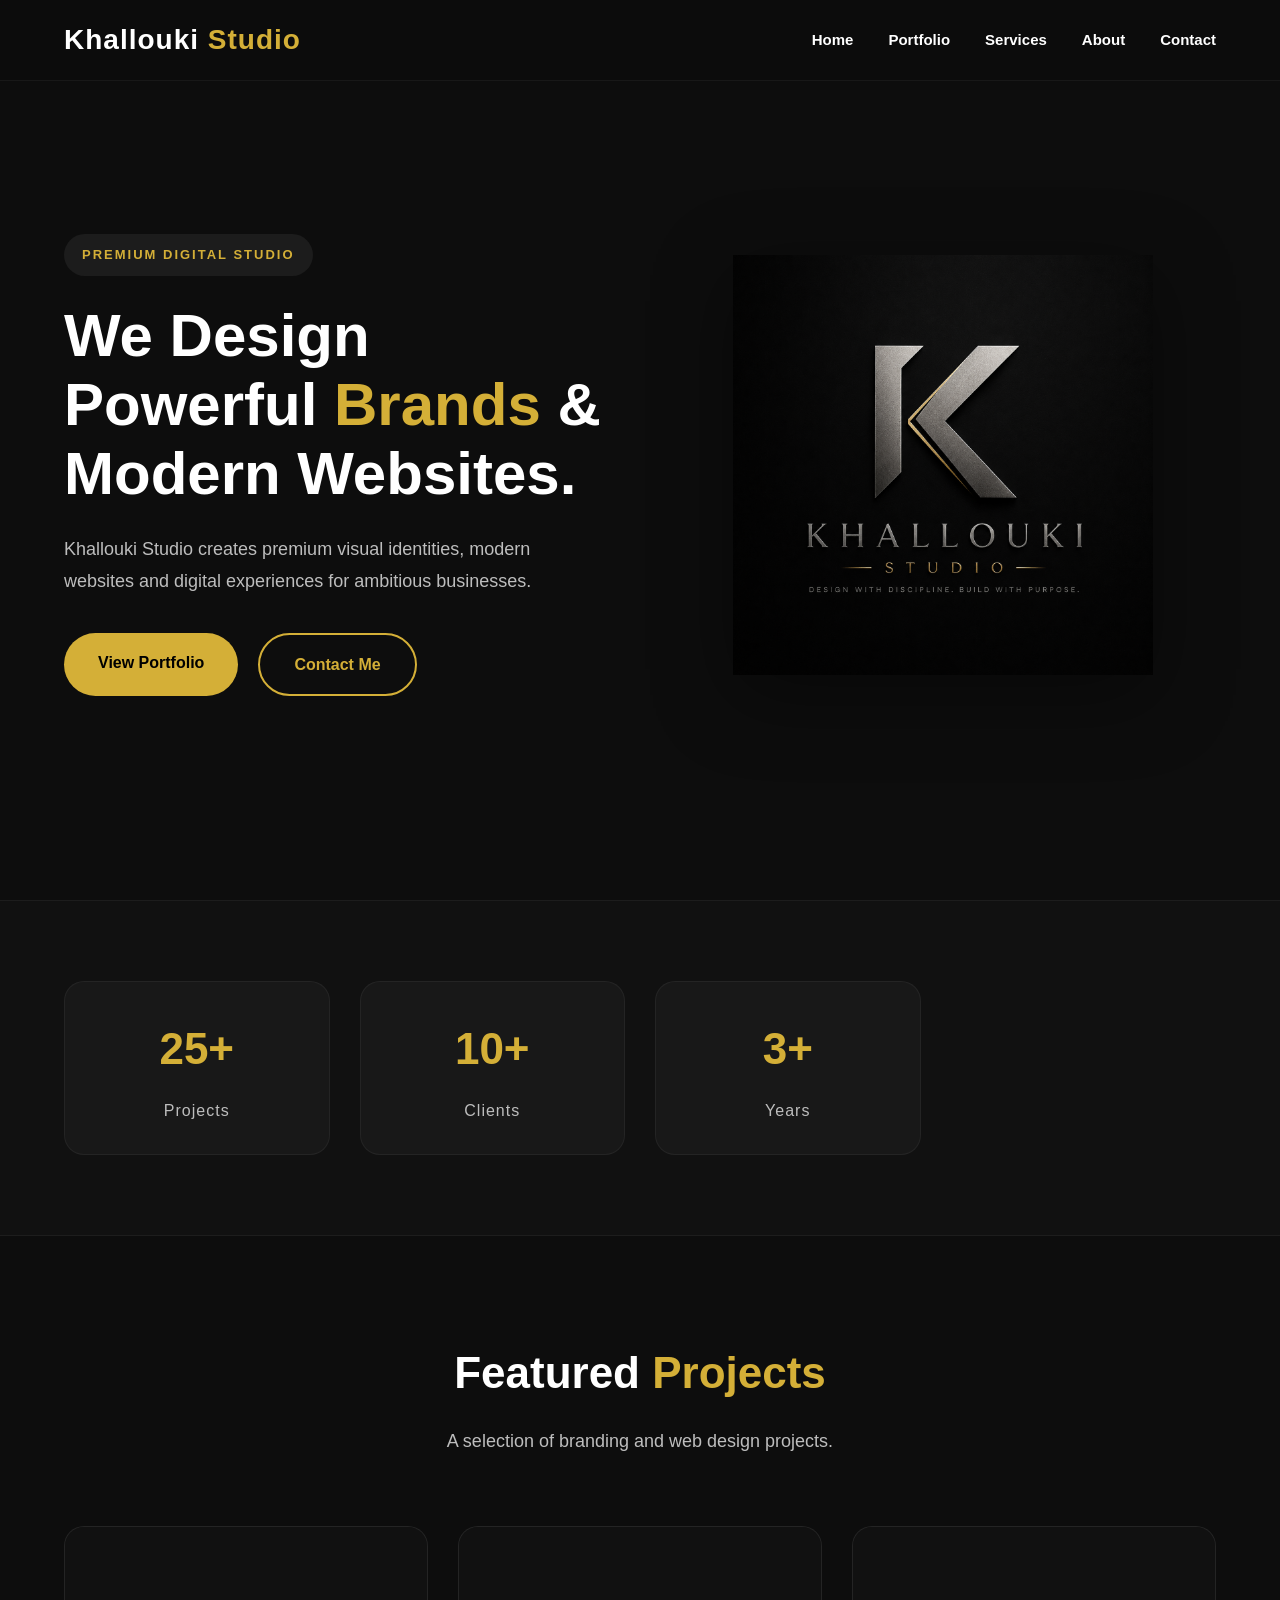
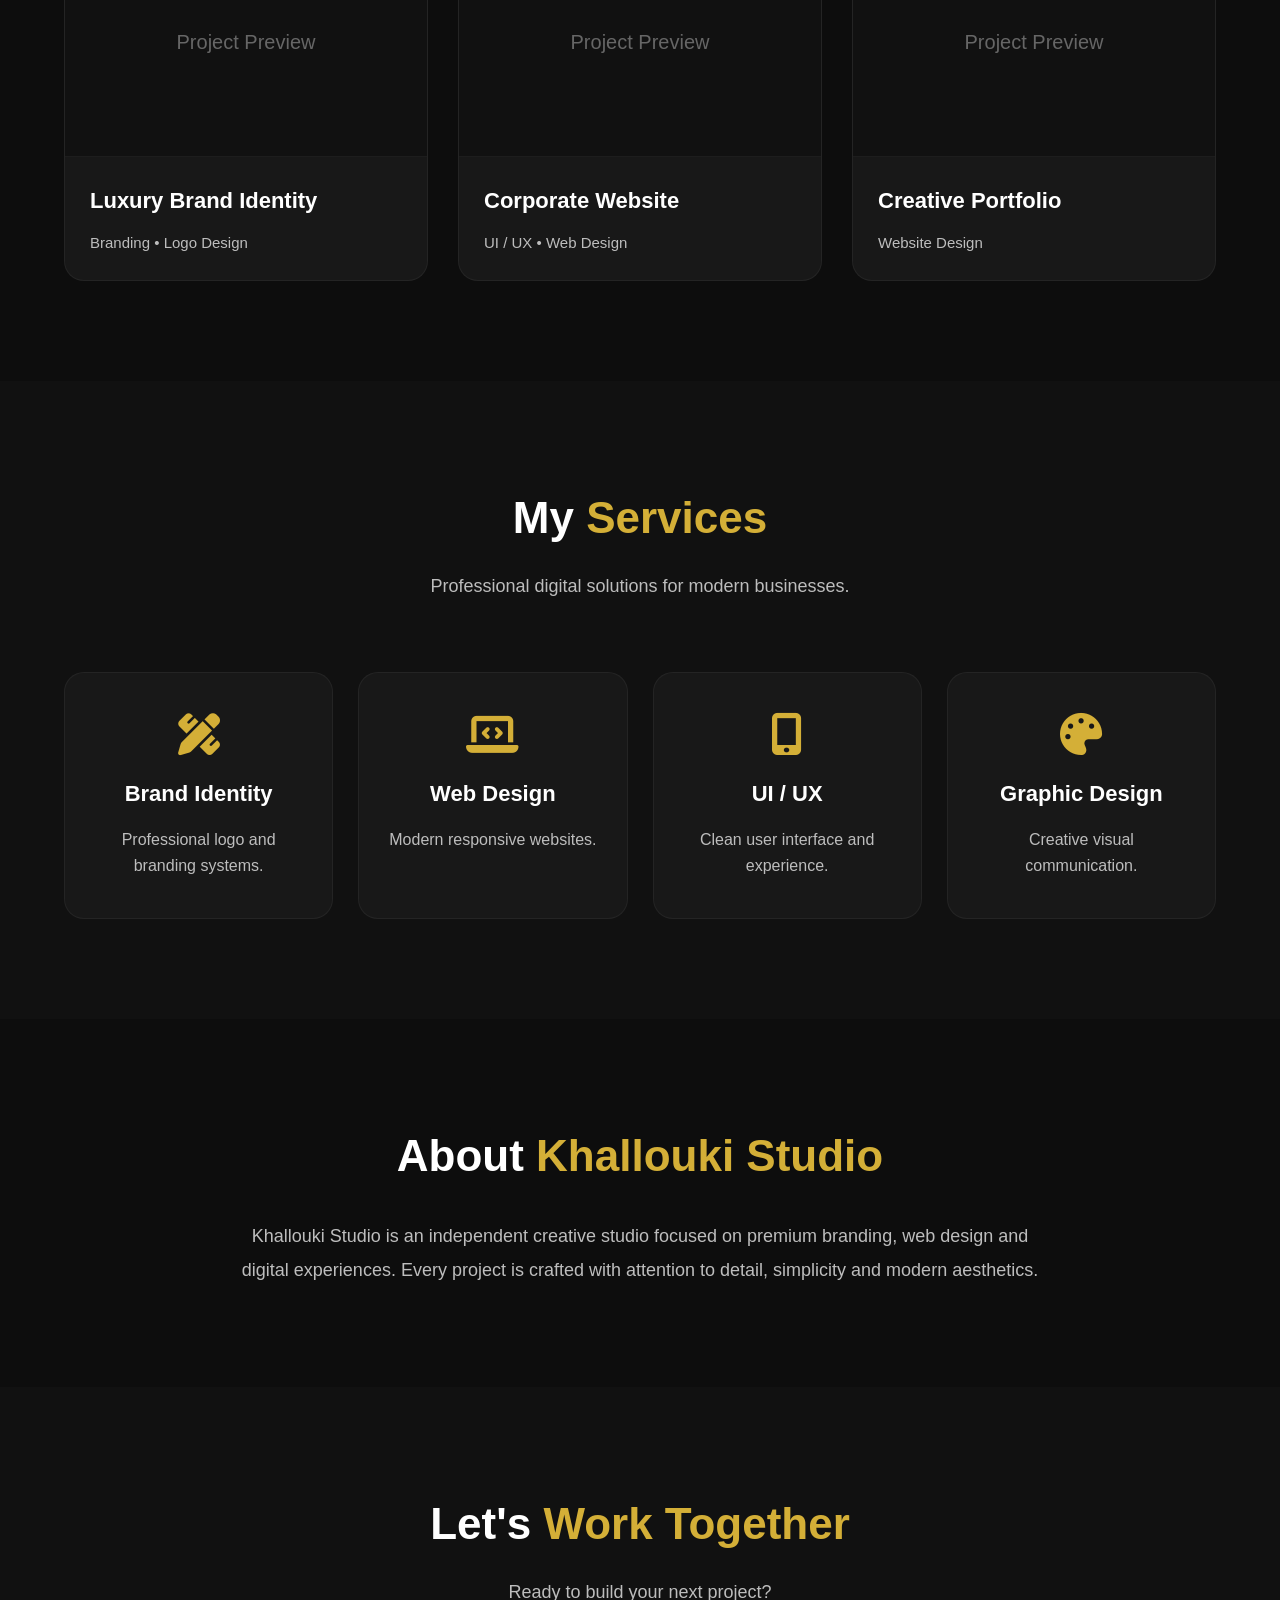
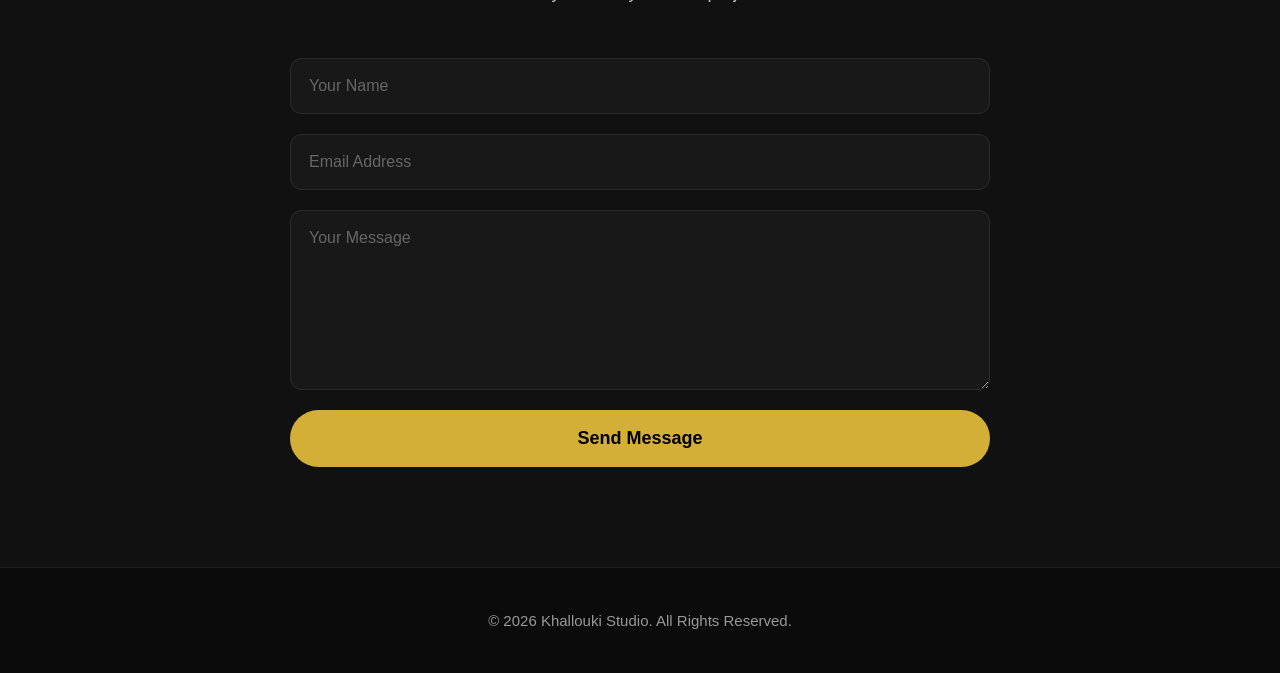
<file: index.html>
<!DOCTYPE html>
<html lang="en">
<head>
    <meta charset="UTF-8">
    <meta name="viewport" content="width=device-width, initial-scale=1.0">
    <title>Khallouki Studio | Premium Branding & Web Design</title>

    <meta name="description"
        content="Khallouki Studio creates premium branding, websites and digital experiences for modern businesses.">

    <meta name="keywords"
        content="branding, web design, ui ux, logo design, graphic design, portfolio">

    <meta name="author" content="Ali Khallouki">

    <meta name="robots" content="index,follow">

    <meta name="theme-color" content="#0d0d0d">

    <link rel="manifest" href="manifest.json">

    <link rel="icon" href="favicon.ico">

    <link rel="stylesheet" href="style.css">

    <link rel="stylesheet"
        href="https://cdnjs.cloudflare.com/ajax/libs/font-awesome/6.7.2/css/all.min.css">

</head>
<body>
    <header class="header">
        <div class="container">

            <a href="#" class="logo">
                Khallouki <span>Studio</span>
            </a>

            <nav class="navbar">

                <a href="#home">Home</a>

                <a href="#portfolio">Portfolio</a>

                <a href="#services">Services</a>

                <a href="#about">About</a>

                <a href="#contact">Contact</a>

            </nav>

            <button class="menu-toggle" id="menu-toggle">

                <i class="fa-solid fa-bars"></i>

            </button>

        </div>

    </header>
    <section class="hero" id="home">
        <div class="container hero-content">

            <div class="hero-text">

                <span class="hero-badge">

                    PREMIUM DIGITAL STUDIO

                </span>

                <h1>

                    We Design Powerful

                    <span>Brands</span>

                    & Modern Websites.

                </h1>

                <p>

                    Khallouki Studio creates premium visual identities,
                    modern websites and digital experiences
                    for ambitious businesses.

                </p>

                <div class="hero-buttons">

                    <a href="#portfolio" class="btn btn-primary">

                        View Portfolio

                    </a>

                    <a href="#contact" class="btn btn-outline">

                        Contact Me

                    </a>

                </div>

            </div>

            <div class="hero-image">

                <img src="assets/logo.png"
                     alt="Khallouki Studio Logo"
                     class="hero-logo">

            </div>

        </div>

    </section>

    <!-- ===== STATS ===== -->
    <section class="stats">

        <div class="container">

            <div class="stats-grid">

                <div class="stat-card">
                    <h3>25+</h3>
                    <p>Projects</p>
                </div>

                <div class="stat-card">
                    <h3>10+</h3>
                    <p>Clients</p>
                </div>

                <div class="stat-card">
                    <h3>3+</h3>
                    <p>Years</p>
                </div>

            </div>

        </div>

    </section>

    <!-- ===== PORTFOLIO ===== -->
    <section class="portfolio section-padding" id="portfolio">
        <div class="container">

            <div class="section-header">

                <h2 class="section-title">
                    Featured <span>Projects</span>
                </h2>

                <p class="section-subtitle">
                    A selection of branding and web design projects.
                </p>

            </div>

            <div class="portfolio-grid">

                <article class="portfolio-card">

                    <div class="portfolio-placeholder">
                        Project Preview
                    </div>

                    <div class="portfolio-content">

                        <h3>Luxury Brand Identity</h3>

                        <p>Branding • Logo Design</p>

                    </div>

                </article>

                <article class="portfolio-card">

                    <div class="portfolio-placeholder">
                        Project Preview
                    </div>

                    <div class="portfolio-content">

                        <h3>Corporate Website</h3>

                        <p>UI / UX • Web Design</p>

                    </div>

                </article>

                <article class="portfolio-card">

                    <div class="portfolio-placeholder">
                        Project Preview
                    </div>

                    <div class="portfolio-content">

                        <h3>Creative Portfolio</h3>

                        <p>Website Design</p>

                    </div>

                </article>

            </div>

        </div>

    </section>
    <!-- ===== SERVICES ===== -->
    <section class="services section-padding" id="services">
        <div class="container">

            <div class="section-header">

                <h2 class="section-title">
                    My <span>Services</span>
                </h2>

                <p class="section-subtitle">
                    Professional digital solutions for modern businesses.
                </p>

            </div>

            <div class="services-grid">

                <div class="service-card">

                    <i class="fa-solid fa-pen-ruler"></i>

                    <h3>Brand Identity</h3>

                    <p>Professional logo and branding systems.</p>

                </div>

                <div class="service-card">

                    <i class="fa-solid fa-laptop-code"></i>

                    <h3>Web Design</h3>

                    <p>Modern responsive websites.</p>

                </div>

                <div class="service-card">

                    <i class="fa-solid fa-mobile-screen-button"></i>

                    <h3>UI / UX</h3>

                    <p>Clean user interface and experience.</p>

                </div>

                <div class="service-card">

                    <i class="fa-solid fa-palette"></i>

                    <h3>Graphic Design</h3>

                    <p>Creative visual communication.</p>

                </div>

            </div>

        </div>

    </section>
    <!-- ===== ABOUT ===== -->
    <section class="about section-padding" id="about">
        <div class="container">

            <div class="about-content">

                <h2 class="section-title">
                    About <span>Khallouki Studio</span>
                </h2>

                <p>
                    Khallouki Studio is an independent creative studio focused on
                    premium branding, web design and digital experiences.
                    Every project is crafted with attention to detail,
                    simplicity and modern aesthetics.
                </p>

            </div>

        </div>

    </section>
    <!-- ===== CONTACT ===== -->
    <section class="contact section-padding" id="contact">
        <div class="container">

            <h2 class="section-title">
                Let's <span>Work Together</span>
            </h2>

            <p class="section-subtitle">
                Ready to build your next project?
            </p>

            <form class="contact-form"
                  action="https://formsubmit.co/support.khalloukistudio@gmail.com"
                  method="POST">

                <input type="hidden" name="_captcha" value="false">
                <input type="hidden" name="_subject" value="New message from Khallouki Studio">

                <input
                    type="text"
                    name="name"
                    placeholder="Your Name"
                    required>

                <input
                    type="email"
                    name="email"
                    placeholder="Email Address"
                    required>

                <textarea
                    name="message"
                    rows="6"
                    placeholder="Your Message"
                    required></textarea>

                <button
                    type="submit"
                    class="btn btn-primary">
                    Send Message
                </button>

            </form>

        </div>

    </section>
    <!-- ===== FOOTER ===== -->
    <footer class="footer">
        <div class="container">

            <p>
                © <span id="year"></span> Khallouki Studio.
                All Rights Reserved.
            </p>

        </div>

    </footer>

    <!-- JavaScript -->
    <script src="script.js"></script>
</body>
</html>
</file>
<file: style.css>
/* ==========================
   KHALLOUKI STUDIO
   Premium Stylesheet
========================== */

/* ================= RESET & BASE ================= */
* {
    margin: 0;
    padding: 0;
    box-sizing: border-box;
}

html {
    scroll-behavior: smooth;
}

body {
    font-family: Arial, Helvetica, sans-serif;
    background: #0d0d0d;
    color: #fff;
    line-height: 1.7;
    overflow-x: hidden;
}

img {
    max-width: 100%;
    display: block;
}

a {
    text-decoration: none;
    color: inherit;
}

ul {
    list-style: none;
}

.container {
    width: 90%;
    max-width: 1200px;
    margin: auto;
}

.section-padding {
    padding: 100px 0;
}

/* ================= HEADER ================= */
.header {
    position: fixed;
    top: 0;
    left: 0;
    width: 100%;
    background: rgba(13, 13, 13, .95);
    backdrop-filter: blur(10px);
    -webkit-backdrop-filter: blur(10px);
    z-index: 999;
    border-bottom: 1px solid rgba(255, 255, 255, .05);
}

.header .container {
    display: flex;
    justify-content: space-between;
    align-items: center;
    height: 80px;
}

.logo {
    font-size: 28px;
    font-weight: 700;
    letter-spacing: 1px;
}

.logo span {
    color: #d4af37;
}

.navbar {
    display: flex;
    gap: 35px;
}

.navbar a {
    font-size: 15px;
    font-weight: 600;
    transition: .3s;
    position: relative;
}

.navbar a::after {
    content: '';
    position: absolute;
    bottom: -4px;
    left: 0;
    width: 0;
    height: 2px;
    background: #d4af37;
    transition: width .3s;
}

.navbar a:hover::after {
    width: 100%;
}

.navbar a:hover {
    color: #d4af37;
}

.menu-toggle {
    display: none;
    background: none;
    border: none;
    font-size: 26px;
    color: #fff;
    cursor: pointer;
    transition: transform .3s;
}

.menu-toggle:hover {
    transform: scale(1.1);
}

/* ================= HERO ================= */
.hero {
    padding-top: 150px;
    padding-bottom: 120px;
    min-height: 100vh;
    display: flex;
    align-items: center;
}

.hero-content {
    display: grid;
    grid-template-columns: 1fr 1fr;
    align-items: center;
    gap: 60px;
}

.hero-badge {
    display: inline-block;
    padding: 10px 18px;
    background: #1c1c1c;
    color: #d4af37;
    border-radius: 40px;
    font-size: 13px;
    letter-spacing: 2px;
    margin-bottom: 25px;
    font-weight: 600;
}

.hero h1 {
    font-size: 60px;
    line-height: 1.15;
    margin-bottom: 25px;
    font-weight: 800;
}

.hero h1 span {
    color: #d4af37;
}

.hero p {
    font-size: 18px;
    color: #bdbdbd;
    margin-bottom: 35px;
    max-width: 520px;
    line-height: 1.8;
}

.hero-buttons {
    display: flex;
    gap: 20px;
    flex-wrap: wrap;
}

.btn {
    padding: 16px 34px;
    border-radius: 40px;
    font-weight: 700;
    transition: all .3s ease;
    display: inline-block;
    cursor: pointer;
    border: none;
    text-align: center;
    font-size: 16px;
}

.btn-primary {
    background: #d4af37;
    color: #000;
}

.btn-primary:hover {
    transform: translateY(-4px);
    box-shadow: 0 12px 30px rgba(212, 175, 55, 0.3);
}

.btn-outline {
    border: 2px solid #d4af37;
    color: #d4af37;
    background: transparent;
}

.btn-outline:hover {
    background: #d4af37;
    color: #000;
    transform: translateY(-4px);
    box-shadow: 0 12px 30px rgba(212, 175, 55, 0.2);
}

.hero-placeholder {
    height: 500px;
    border-radius: 25px;
    display: flex;
    align-items: center;
    justify-content: center;
    font-size: 28px;
    font-weight: bold;
    background: linear-gradient(145deg, #171717, #0f0f0f);
    border: 2px dashed #333;
    color: #666;
    transition: all .3s;
}

.hero-placeholder:hover {
    border-color: #d4af37;
    color: #d4af37;
}

/* ================= SECTION TITLES ================= */
.section-title {
    font-size: 44px;
    text-align: center;
    margin-bottom: 15px;
    font-weight: 700;
}

.section-title span {
    color: #d4af37;
}

.section-subtitle {
    text-align: center;
    color: #bdbdbd;
    margin-bottom: 70px;
    font-size: 18px;
}

/* ================= PORTFOLIO ================= */
.portfolio {
    background: #0d0d0d;
}

.portfolio-grid {
    display: grid;
    grid-template-columns: repeat(3, 1fr);
    gap: 30px;
}

.portfolio-card {
    background: #181818;
    border-radius: 20px;
    overflow: hidden;
    transition: all .35s ease;
    border: 1px solid rgba(255, 255, 255, .05);
}

.portfolio-card:hover {
    transform: translateY(-10px);
    box-shadow: 0 15px 40px rgba(0, 0, 0, .4);
    border-color: rgba(212, 175, 55, 0.2);
}

.portfolio-placeholder {
    height: 230px;
    display: flex;
    align-items: center;
    justify-content: center;
    background: #111;
    color: #666;
    font-size: 20px;
    border-bottom: 1px solid rgba(255, 255, 255, .05);
    transition: all .3s;
}

.portfolio-card:hover .portfolio-placeholder {
    background: #1a1a1a;
    color: #d4af37;
}

.portfolio-content {
    padding: 25px;
}

.portfolio-content h3 {
    font-size: 22px;
    margin-bottom: 10px;
}

.portfolio-content p {
    color: #bdbdbd;
    font-size: 15px;
}

/* ================= SERVICES ================= */
.services {
    background: #111;
}

.services-grid {
    display: grid;
    grid-template-columns: repeat(4, 1fr);
    gap: 25px;
}

.service-card {
    background: #181818;
    padding: 40px 25px;
    border-radius: 20px;
    text-align: center;
    transition: all .35s ease;
    border: 1px solid rgba(255, 255, 255, .05);
}

.service-card:hover {
    transform: translateY(-8px);
    border-color: #d4af37;
    box-shadow: 0 12px 30px rgba(212, 175, 55, 0.08);
}

.service-card i {
    font-size: 42px;
    color: #d4af37;
    margin-bottom: 20px;
    transition: transform .3s;
}

.service-card:hover i {
    transform: scale(1.1);
}

.service-card h3 {
    margin-bottom: 15px;
    font-size: 22px;
}

.service-card p {
    color: #bdbdbd;
    line-height: 1.6;
}

/* ================= ABOUT ================= */
.about {
    background: #0d0d0d;
}

.about-content {
    max-width: 800px;
    margin: auto;
    text-align: center;
}

.about-content p {
    color: #bdbdbd;
    font-size: 18px;
    line-height: 1.9;
    margin-top: 25px;
}

/* ================= CONTACT ================= */
.contact {
    background: #111;
}

.contact .section-subtitle {
    margin-bottom: 50px;
}

.contact-form {
    max-width: 700px;
    margin: auto;
    display: flex;
    flex-direction: column;
    gap: 20px;
}

.contact-form input,
.contact-form textarea {
    width: 100%;
    padding: 18px;
    background: #181818;
    border: 1px solid rgba(255, 255, 255, .08);
    border-radius: 12px;
    color: #fff;
    font-size: 16px;
    outline: none;
    transition: all .3s ease;
    font-family: inherit;
}

.contact-form input::placeholder,
.contact-form textarea::placeholder {
    color: #666;
}

.contact-form input:focus,
.contact-form textarea:focus {
    border-color: #d4af37;
    box-shadow: 0 0 0 3px rgba(212, 175, 55, 0.1);
}

.contact-form textarea {
    resize: vertical;
    min-height: 180px;
}

.contact-form .btn {
    width: 100%;
    font-size: 18px;
    padding: 18px;
}

/* ================= FOOTER ================= */
.footer {
    padding: 40px 0;
    border-top: 1px solid rgba(255, 255, 255, .08);
    text-align: center;
    color: #999;
    background: #0b0b0b;
}

.footer p {
    font-size: 15px;
}

/* ================= RESPONSIVE ================= */

/* Tablets & Small Laptops */
@media (max-width: 992px) {
    .hero-content {
        grid-template-columns: 1fr;
        gap: 40px;
    }

    .portfolio-grid {
        grid-template-columns: 1fr 1fr;
    }

    .services-grid {
        grid-template-columns: repeat(2, 1fr);
    }

    .hero {
        text-align: center;
        padding-top: 130px;
        padding-bottom: 80px;
    }

    .hero p {
        margin: 0 auto 35px;
        max-width: 600px;
    }

    .hero-buttons {
        justify-content: center;
    }

    .hero-placeholder {
        height: 320px;
    }

    .section-title {
        font-size: 34px;
    }

    .hero h1 {
        font-size: 42px;
    }
}

/* Mobile & Small Tablets */
@media (max-width: 768px) {
    .menu-toggle {
        display: block;
    }

    .navbar {
        position: absolute;
        top: 80px;
        left: 0;
        width: 100%;
        background: #111;
        display: none;
        flex-direction: column;
        padding: 25px;
        text-align: center;
        gap: 20px;
        border-bottom: 1px solid rgba(255, 255, 255, .05);
    }

    .navbar.active {
        display: flex;
    }

    .navbar a::after {
        display: none;
    }

    .header .container {
        height: 75px;
    }

    .hero {
        padding-top: 120px;
        padding-bottom: 60px;
        min-height: auto;
    }

    .hero h1 {
        font-size: 34px;
    }

    .hero-placeholder {
        height: 250px;
        font-size: 20px;
    }

    .section-padding {
        padding: 70px 0;
    }

    .section-title {
        font-size: 30px;
    }

    .section-subtitle {
        font-size: 16px;
        margin-bottom: 50px;
    }

    .portfolio-grid {
        grid-template-columns: 1fr;
        max-width: 450px;
        margin: 0 auto;
    }

    .services-grid {
        grid-template-columns: 1fr;
        max-width: 450px;
        margin: 0 auto;
    }

    .btn {
        width: 100%;
        text-align: center;
        padding: 14px 28px;
    }

    .hero-buttons {
        flex-direction: column;
        align-items: center;
        width: 100%;
        max-width: 350px;
        margin: 0 auto;
    }

    .portfolio-placeholder {
        height: 180px;
        font-size: 16px;
    }

    .service-card {
        padding: 30px 20px;
    }

    .service-card i {
        font-size: 36px;
    }

    .contact-form input,
    .contact-form textarea {
        padding: 15px;
    }

    .logo {
        font-size: 22px;
    }

    .footer {
        padding: 30px 0;
    }
}

/* Small Mobile */
@media (max-width: 480px) {
    .hero h1 {
        font-size: 28px;
    }

    .hero-badge {
        font-size: 11px;
        padding: 8px 14px;
    }

    .section-title {
        font-size: 26px;
    }

    .hero-placeholder {
        height: 200px;
        font-size: 18px;
    }

    .btn {
        font-size: 14px;
        padding: 12px 24px;
    }

    .portfolio-content h3 {
        font-size: 18px;
    }

    .service-card h3 {
        font-size: 18px;
    }

    .service-card i {
        font-size: 30px;
    }

    .contact-form input,
    .contact-form textarea {
        font-size: 14px;
        padding: 13px;
    }

    .footer p {
        font-size: 13px;
    }
}

/* ================= ACCESSIBILITY ================= */
:focus-visible {
    outline: 2px solid #d4af37;
    outline-offset: 2px;
}

::selection {
    background: #d4af37;
    color: #000;
}

/* ================= SCROLLBAR ================= */
::-webkit-scrollbar {
    width: 10px;
}

::-webkit-scrollbar-track {
    background: #0d0d0d;
}

::-webkit-scrollbar-thumb {
    background: #d4af37;
    border-radius: 10px;
}

::-webkit-scrollbar-thumb:hover {
    background: #b8942e;
}

/* ================= REDUCED MOTION ================= */
@media (prefers-reduced-motion: reduce) {
    *,
    *::before,
    *::after {
        animation-duration: 0.01ms !important;
        animation-iteration-count: 1 !important;
        transition-duration: 0.01ms !important;
        scroll-behavior: auto !important;
    }
}

/* ================= STATS ================= */
.stats {
    background: #111;
    padding: 80px 0;
    border-top: 1px solid rgba(255, 255, 255, .05);
    border-bottom: 1px solid rgba(255, 255, 255, .05);
}

.stats-grid {
    display: grid;
    grid-template-columns: repeat(4, 1fr);
    gap: 30px;
    text-align: center;
}

.stat-card {
    padding: 30px 20px;
    background: #181818;
    border-radius: 20px;
    border: 1px solid rgba(255, 255, 255, .05);
    transition: all .35s ease;
}

.stat-card:hover {
    transform: translateY(-6px);
    border-color: #d4af37;
    box-shadow: 0 12px 30px rgba(212, 175, 55, 0.08);
}

.stat-card h3 {
    font-size: 44px;
    font-weight: 800;
    color: #d4af37;
    margin-bottom: 10px;
}

.stat-card p {
    color: #bdbdbd;
    font-size: 16px;
    font-weight: 500;
    letter-spacing: 1px;
}

/* Stats Responsive */
@media (max-width: 992px) {
    .stats-grid {
        grid-template-columns: repeat(2, 1fr);
        gap: 20px;
    }

    .stat-card h3 {
        font-size: 36px;
    }
}

@media (max-width: 480px) {
    .stats-grid {
        grid-template-columns: 1fr 1fr;
        gap: 15px;
    }

    .stats {
        padding: 50px 0;
    }

    .stat-card {
        padding: 20px 15px;
    }

    .stat-card h3 {
        font-size: 28px;
    }

    .stat-card p {
        font-size: 14px;
    }
}

/* ===== Scroll Reveal Animation ===== */

.hidden {
    opacity: 0;
    transform: translateY(40px);
    transition: opacity .8s ease, transform .8s ease;
}

.show {
    opacity: 1;
    transform: translateY(0);
}

/* ===== Hero Logo ===== */

.hero-logo {
    width: 100%;
    max-width: 420px;
    margin: auto;
    display: block;
    filter: drop-shadow(0 20px 40px rgba(0, 0, 0, .4));
    transition: .4s ease;
}

.hero-logo:hover {
    transform: scale(1.03);
}
</file>
